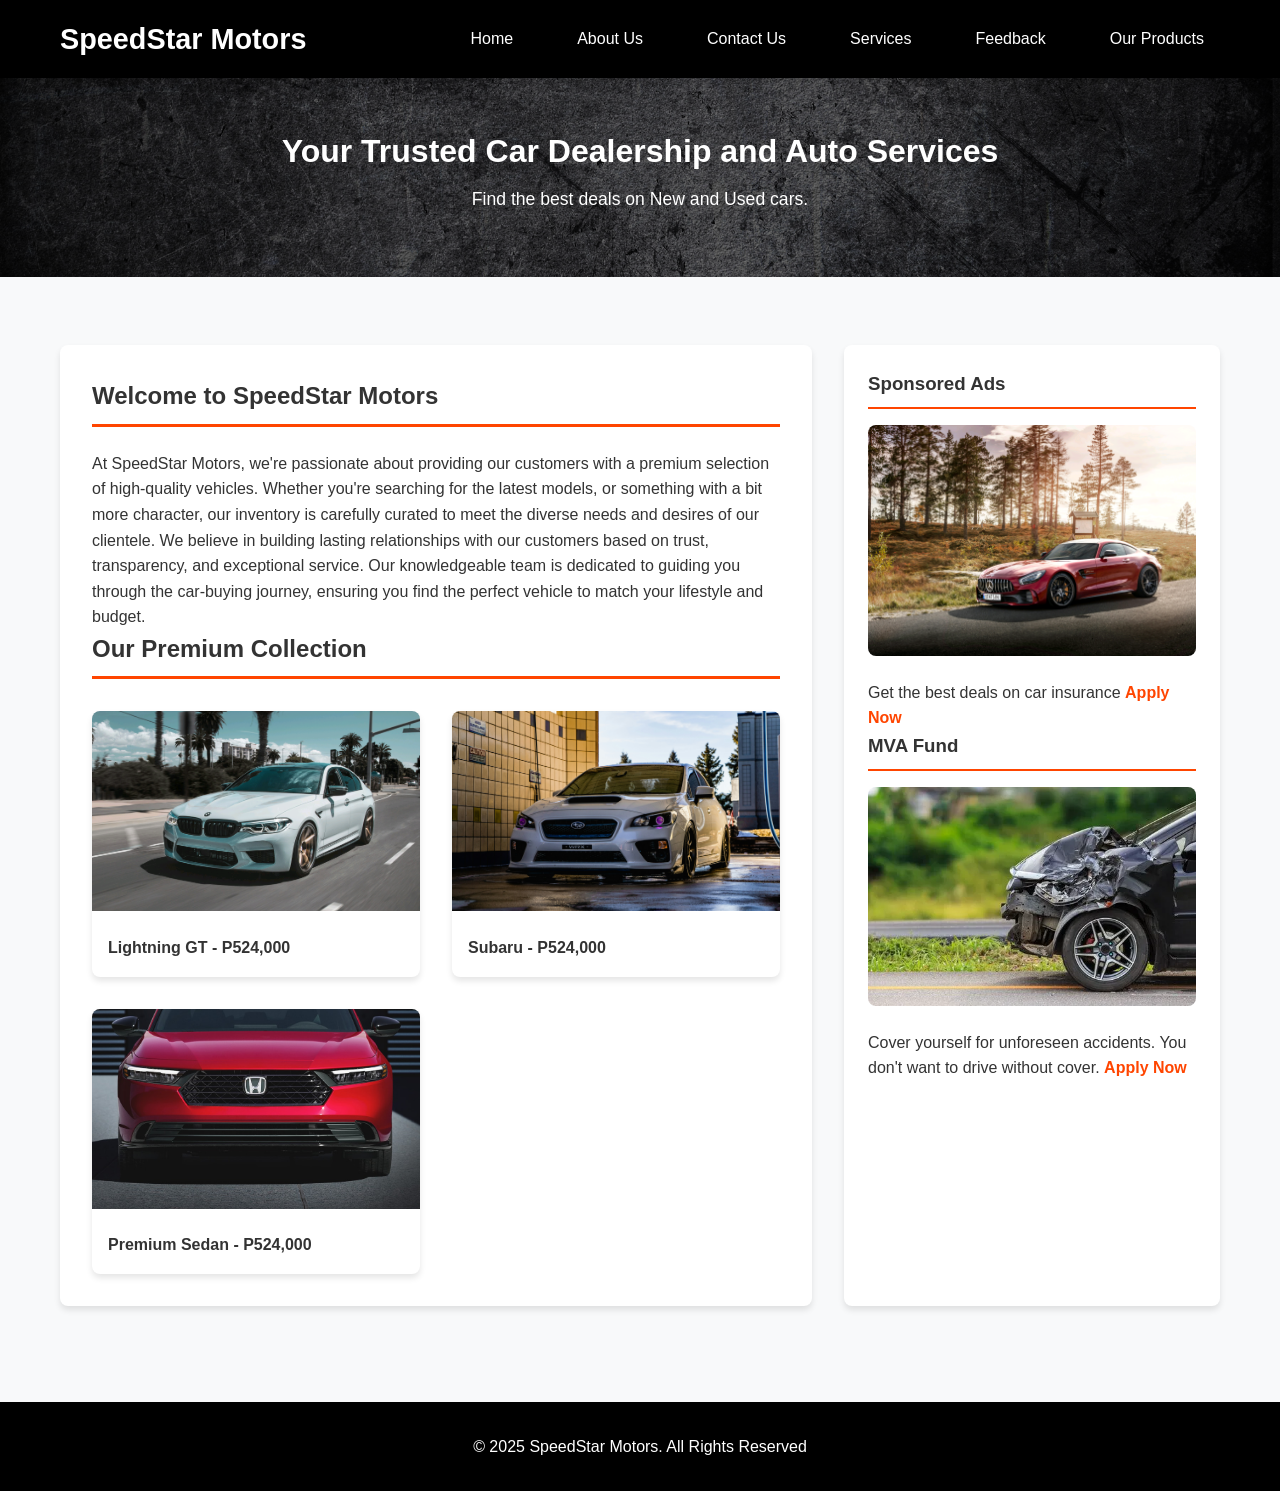
<file: index.html>
<!DOCTYPE html>
<html lang="en">
    <head>
        <meta charset="UTF-8">
        <meta name="viewport" content="width=device-width, initial-scale=1.0">
        <title>SpeedStar Motors | Home</title>
        <link rel="stylesheet" href="style.css">
        <link rel="stylesheet" href="https://cdnjs.cloudflare.com/ajax/libs/font-awesome/5.15.3/css/all.min.css">
    </head>
    <body>
        <header>
            <div class="container header-container">
                <div class="logo">
                    <h1>SpeedStar Motors</h1>
                </div>
                <nav>
                    <ul>
                        <li><a href="index.html">Home</a></li>
                        <li><a href="aboutus.html">About Us</a></li>
                        <li><a href="contact.html">Contact Us</a></li>
                        <li><a href="services.html">Services</a></li>
                        <li><a href="feedback.html">Feedback</a></li>
                        <li><a href="products.html">Our Products</a></li>
                    </ul>
                </nav>
            </div>
        </header>

        <section class="hero">
            <div class="container hero-content">
                <h3>Your Trusted Car Dealership and Auto Services</h3>
                <p>Find the best deals on New and Used cars.</p>
            </div>
        </section>

        <main class="container">
            <div class="index-container2">
                <div class="index-main-content">
                    <h2>Welcome to SpeedStar Motors</h2>
                    <p>At SpeedStar Motors, we're passionate about providing our customers with a premium selection of high-quality vehicles. Whether you're searching for the latest models, or something with a bit more character, our inventory is carefully curated to meet the diverse needs and desires of our clientele. We believe in building lasting relationships with our customers based on trust, transparency, and exceptional service. Our knowledgeable team is dedicated to guiding you through the car-buying journey, ensuring you find the perfect vehicle to match your lifestyle and budget.</p>
                    
                    <h2>Our Premium Collection</h2>
                    <div class="car-grid">
                        <div class="car-card">
                            <img src="images/lightning%20gt.jpg" alt="Lightning GT" class="car-image">
                            <p class="car-label">Lightning GT - P524,000</p>
                        </div>
                        <div class="car-card">
                            <img src="images/subaru.jpg" alt="Subaru" class="car-image">
                            <p class="car-label">Subaru - P524,000</p>
                        </div>
                        <div class="car-card">
                            <img src="images/sedan.jpg" alt="Premium Sedan" class="car-image">
                            <p class="car-label">Premium Sedan - P524,000</p>
                        </div>
                    </div>
                </div>

                <aside class="sidebar">
                    <h3>Sponsored Ads</h3>
                    <img src="images/titan.jpg" alt="Car Insurance Ad">
                    <p>Get the best deals on car insurance <a href="#">Apply Now</a></p>
                    
                    <h3>MVA Fund</h3>
                    <img src="images/accident.webp" alt="MVA Fund Ad">
                    <p>Cover yourself for unforeseen accidents. You don't want to drive without cover. <a href="#">Apply Now</a></p>
                </aside>
            </div>
        </main>

        <footer>
            <div class="container footer-content">
                <p>&copy; 2025 SpeedStar Motors. All Rights Reserved</p>
            </div>
        </footer>
    </body>
</html>
</file>
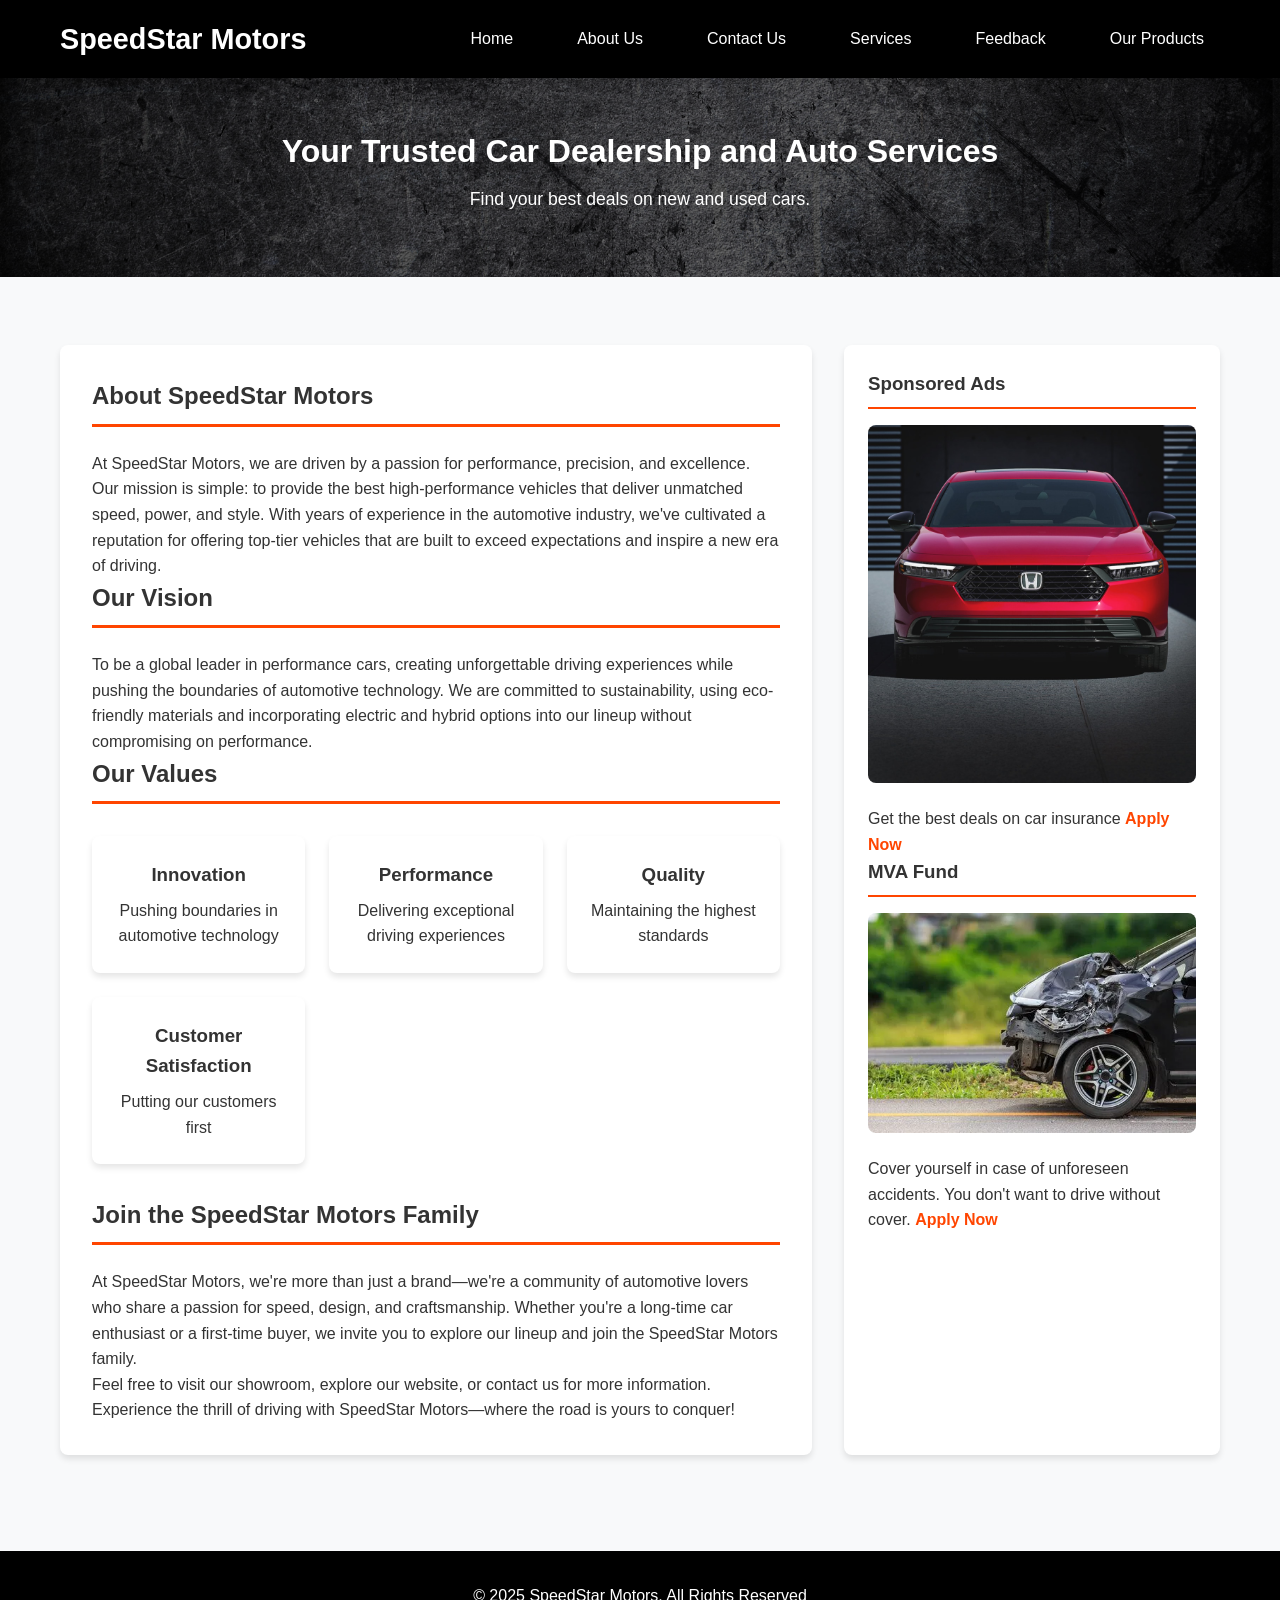
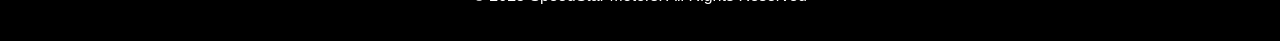
<file: aboutus.html>
<!DOCTYPE html>
<html lang="en">
    <head>
        <meta charset="UTF-8">
        <meta name="viewport" content="width=device-width, initial-scale=1.0">
        <title>SpeedStar Motors | About Us</title>
        <link rel="stylesheet" href="style.css">
    </head>
    <body>
        <header>
            <div class="container header-container">
                <div class="logo">
                    <h1>SpeedStar Motors</h1>
                </div>
                <nav>
                    <ul>
                        <li><a href="index.html">Home</a></li>
                        <li><a href="aboutus.html">About Us</a></li>
                        <li><a href="contact.html">Contact Us</a></li>
                        <li><a href="services.html">Services</a></li>
                        <li><a href="feedback.html">Feedback</a></li>
                        <li><a href="products.html">Our Products</a></li>
                    </ul>
                </nav>
            </div>
        </header>

        <section class="hero">
            <div class="container hero-content">
                <h3>Your Trusted Car Dealership and Auto Services</h3>
                <p>Find your best deals on new and used cars.</p>
            </div>
        </section>

        <main class="container">
            <div class="index-container2">
                <div class="index-main-content">
                    <h2>About SpeedStar Motors</h2>
                    <p>At SpeedStar Motors, we are driven by a passion for performance, precision, and excellence. Our mission is simple: to provide the best high-performance vehicles that deliver unmatched speed, power, and style. With years of experience in the automotive industry, we've cultivated a reputation for offering top-tier vehicles that are built to exceed expectations and inspire a new era of driving.</p>

                    <div class="about-section">
                        <h2>Our Vision</h2>
                        <p>To be a global leader in performance cars, creating unforgettable driving experiences while pushing the boundaries of automotive technology. We are committed to sustainability, using eco-friendly materials and incorporating electric and hybrid options into our lineup without compromising on performance.</p>
                    </div>

                    <div class="about-section">
                        <h2>Our Values</h2>
                        <div class="values-grid">
                            <div class="value-card">
                                <i class="fas fa-lightbulb"></i>
                                <h3>Innovation</h3>
                                <p>Pushing boundaries in automotive technology</p>
                            </div>
                            <div class="value-card">
                                <i class="fas fa-tachometer-alt"></i>
                                <h3>Performance</h3>
                                <p>Delivering exceptional driving experiences</p>
                            </div>
                            <div class="value-card">
                                <i class="fas fa-medal"></i>
                                <h3>Quality</h3>
                                <p>Maintaining the highest standards</p>
                            </div>
                            <div class="value-card">
                                <i class="fas fa-heart"></i>
                                <h3>Customer Satisfaction</h3>
                                <p>Putting our customers first</p>
                            </div>
                        </div>
                    </div>

                    <div class="about-section">
                        <h2>Join the SpeedStar Motors Family</h2>
                        <p>At SpeedStar Motors, we're more than just a brand&mdash;we're a community of automotive lovers who share a passion for speed, design, and craftsmanship. Whether you're a long-time car enthusiast or a first-time buyer, we invite you to explore our lineup and join the SpeedStar Motors family.</p>
                        <p>Feel free to visit our showroom, explore our website, or contact us for more information. Experience the thrill of driving with SpeedStar Motors&mdash;where the road is yours to conquer!</p>
                    </div>
                </div>

                <aside class="sidebar">
                    <h3>Sponsored Ads</h3>
                    <img src="images/sedan.jpg" alt="Car Insurance Ad">
                    <p>Get the best deals on car insurance <a href="#">Apply Now</a></p>
                    
                    <h3>MVA Fund</h3>
                    <img src="images/accident.webp" alt="MVA Fund Ad">
                    <p>Cover yourself in case of unforeseen accidents. You don't want to drive without cover. <a href="#">Apply Now</a></p>
                </aside>
            </div>
        </main>

        <footer>
            <div class="container footer-content">
                <p>&copy; 2025 SpeedStar Motors. All Rights Reserved</p>
            </div>
        </footer>
    </body>
</html>
</file>
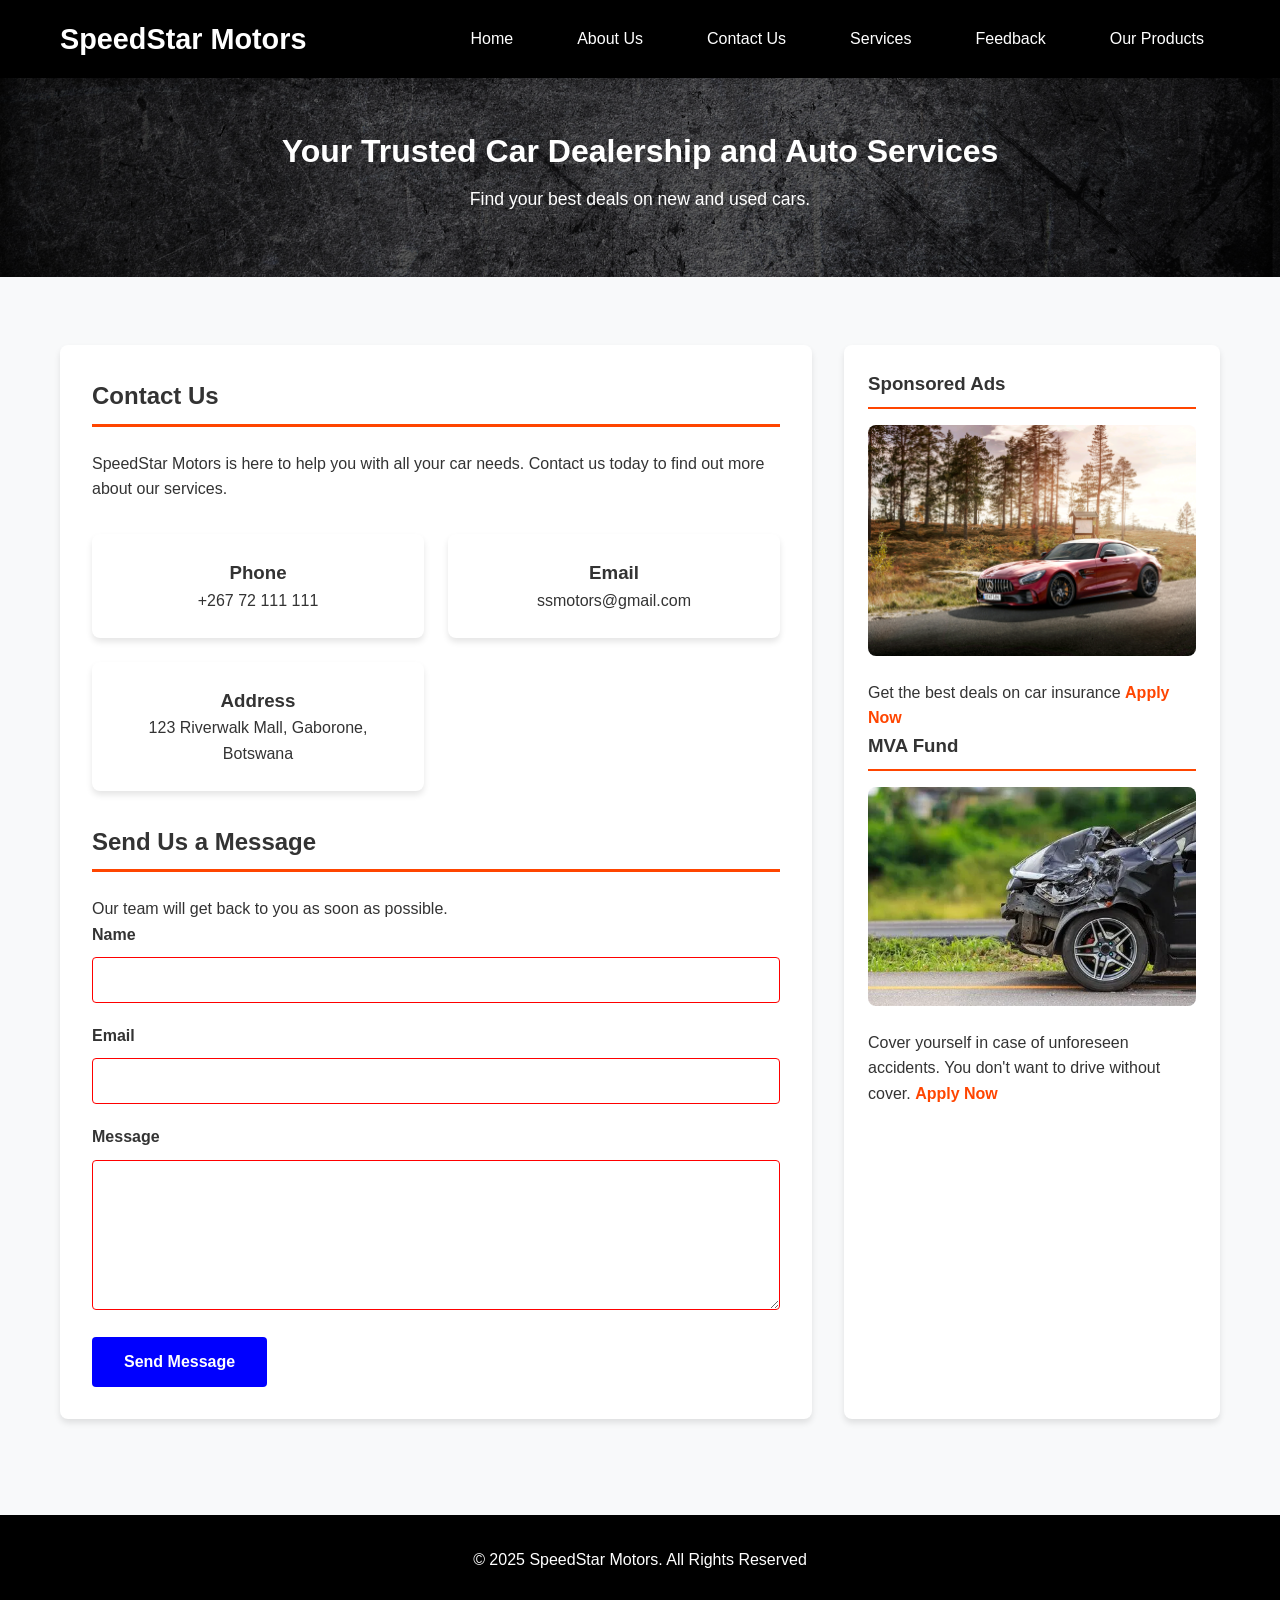
<file: contact.html>
<!DOCTYPE html>
<html lang="en">
    <head>
        <meta charset="UTF-8">
        <meta name="viewport" content="width=device-width, initial-scale=1.0">
        <title>SpeedStar Motors | Contact Us</title>
        <link rel="stylesheet" href="style.css">
    </head>
    <body>
        <header>
            <div class="container header-container">
                <div class="logo">
                    <h1>SpeedStar Motors</h1>
                </div>
                <nav>
                    <ul>
                        <li><a href="index.html">Home</a></li>
                        <li><a href="aboutus.html">About Us</a></li>
                        <li><a href="contact.html">Contact Us</a></li>
                        <li><a href="services.html">Services</a></li>
                        <li><a href="feedback.html">Feedback</a></li>
                        <li><a href="products.html">Our Products</a></li>
                    </ul>
                </nav>
            </div>
        </header>
        
        <section class="hero">
            <div class="container hero-content">
                <h3>Your Trusted Car Dealership and Auto Services</h3>
                <p>Find your best deals on new and used cars.</p>
            </div>
        </section>

        <main class="container">
            <div class="index-container2">
                <div class="index-main-content">
                    <h2>Contact Us</h2>
                    <p>SpeedStar Motors is here to help you with all your car needs. Contact us today to find out more about our services.</p>

                    <div class="contact-info">
                        <div class="contact-card">
                            <i class="fas fa-phone"></i>
                            <h3>Phone</h3>
                            <p>+267 72 111 111</p>
                        </div>
                        <div class="contact-card">
                            <i class="fas fa-envelope"></i>
                            <h3>Email</h3>
                            <p>ssmotors@gmail.com</p>
                        </div>
                        <div class="contact-card">
                            <i class="fas fa-map-marker-alt"></i>
                            <h3>Address</h3>
                            <p>123 Riverwalk Mall, Gaborone, Botswana</p>
                        </div>
                    </div>
                   
                    <div class="contact-form">
                        <h2>Send Us a Message</h2>
                        <p>Our team will get back to you as soon as possible.</p>
                        <form>
                            <div class="form-group">
                                <label for="name">Name</label>
                                <input type="text" id="name" name="name" required>
                            </div>
                            <div class="form-group">
                                <label for="email">Email</label>
                                <input type="email" id="email" name="email" required>
                            </div>
                            <div class="form-group">
                                <label for="message">Message</label>
                                <textarea id="message" name="message" required></textarea>
                            </div>
                            <button type="submit" class="submit-btn">Send Message</button>
                        </form>
                    </div>
                </div>

                <aside class="sidebar">
                    <h3>Sponsored Ads</h3>
                    <img src="images/titan.jpg" alt="Car Insurance Ad">
                    <p>Get the best deals on car insurance <a href="#">Apply Now</a></p>
                    
                    <h3>MVA Fund</h3>
                    <img src="images/accident.webp" alt="MVA Fund Ad">
                    <p>Cover yourself in case of unforeseen accidents. You don't want to drive without cover. <a href="#">Apply Now</a></p>
                </aside>
            </div>
        </main>
        
        <footer>
            <div class="container footer-content">
                <p>&copy; 2025 SpeedStar Motors. All Rights Reserved</p>
            </div>
        </footer>
    </body>
</html>
</file>
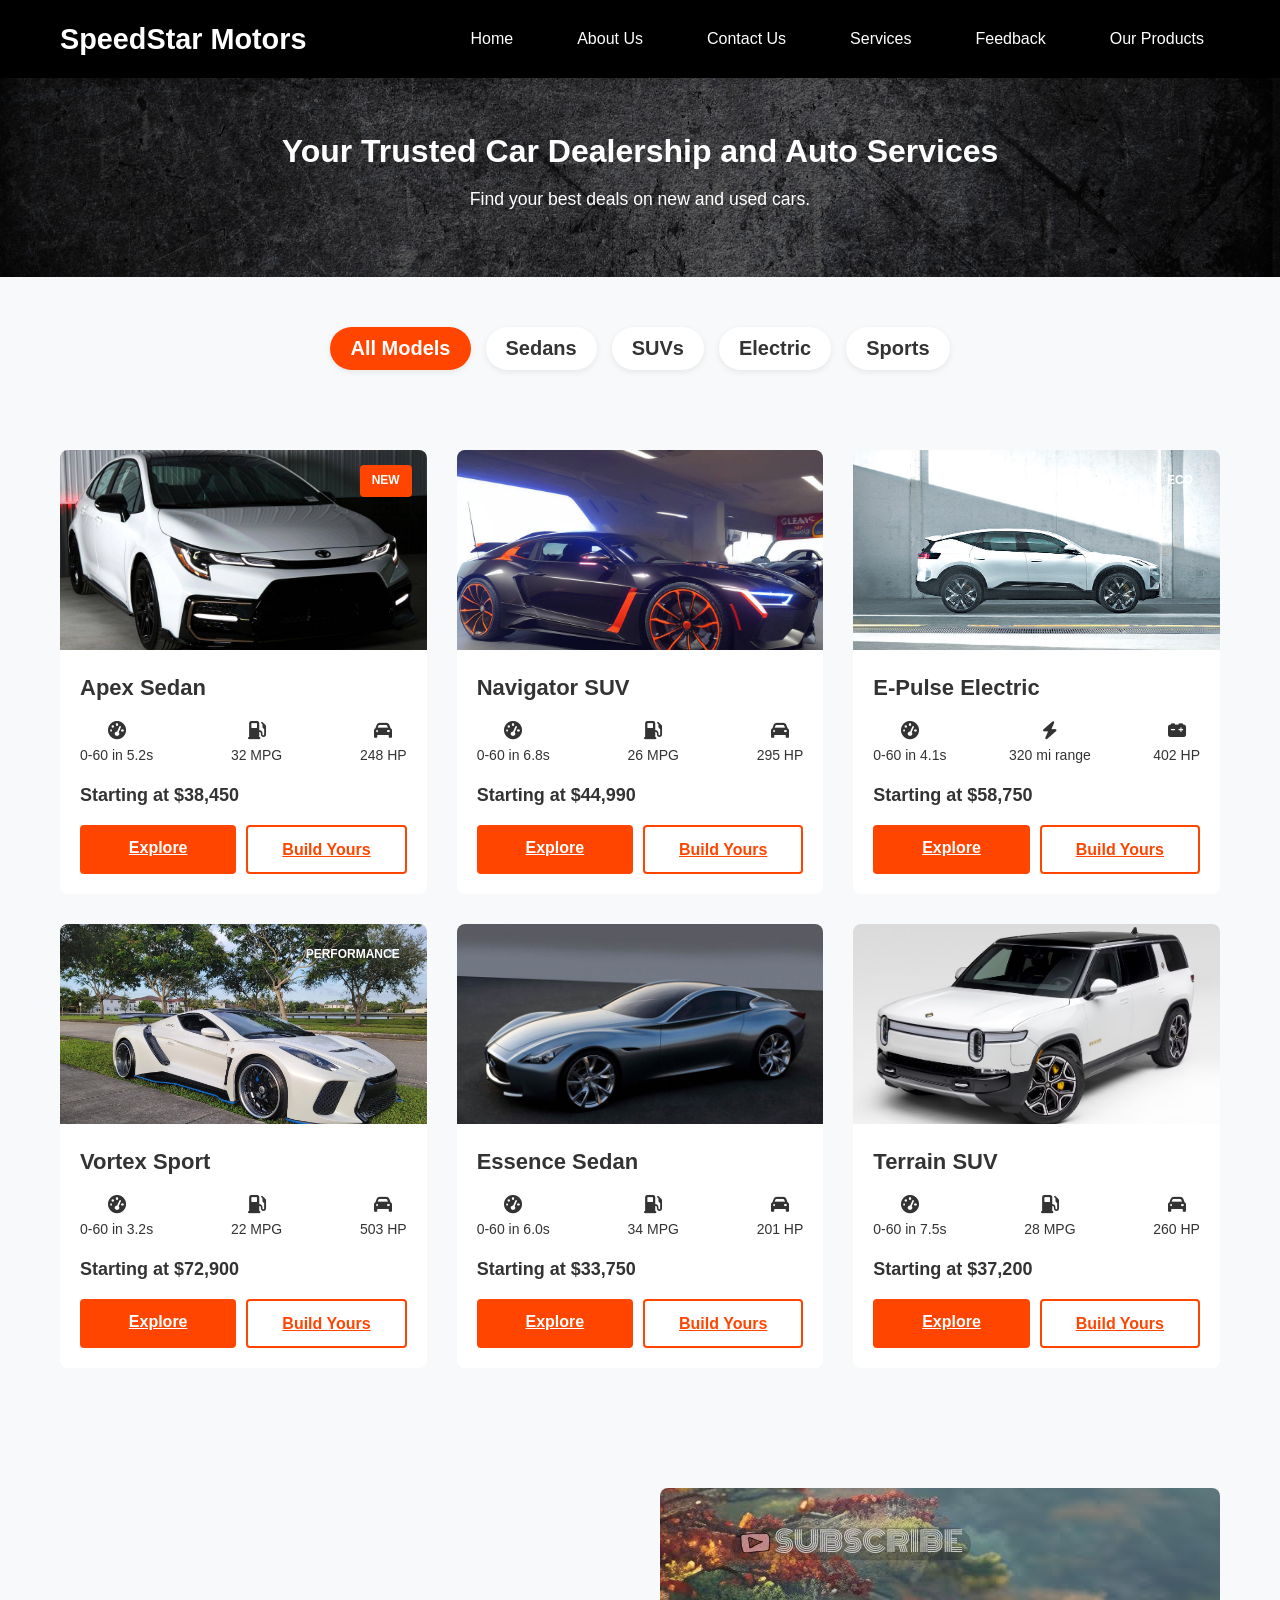
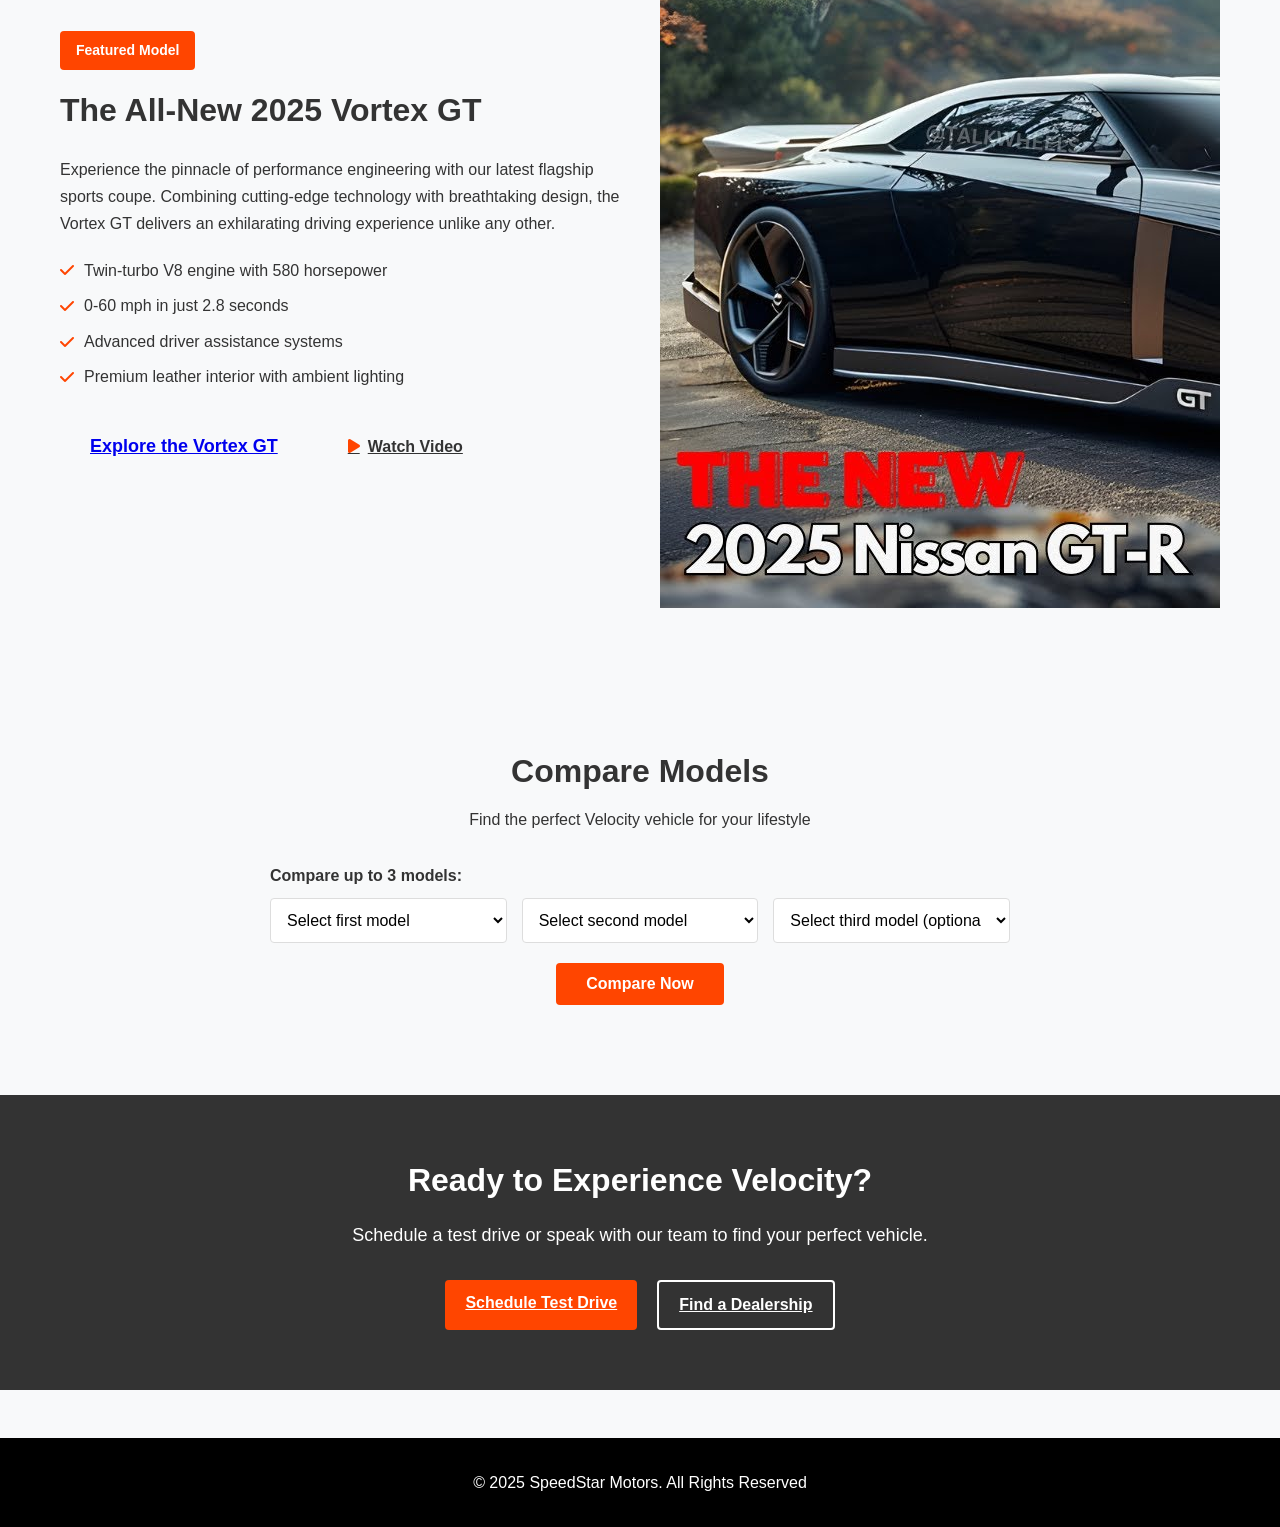
<file: products.html>
<!DOCTYPE html>
<html lang="en">
<head>
    <meta charset="UTF-8">
    <meta name="viewport" content="width=device-width, initial-scale=1.0">
    <title>Velocity Motors | Our Vehicles</title>
    <link rel="stylesheet" href="style.css">
    <link rel="stylesheet" href="https://cdnjs.cloudflare.com/ajax/libs/font-awesome/6.0.0-beta3/css/all.min.css">
</head>
<body>
    <header>
        <div class="container header-container">
            <div class="logo">
                <h1>SpeedStar Motors</h1>
            </div>
            <nav>
                <ul>
                    <li><a href="index.html">Home</a></li>
                    <li><a href="aboutus.html">About Us</a></li>
                    <li><a href="contact.html">Contact Us</a></li>
                    <li><a href="services.html">Services</a></li>
                    <li><a href="feedback.html">Feedback</a></li>
                    <li><a href="products.html">Our Products</a></li>
                </ul>
            </nav>
        </div>
    </header>
   
    <section class="hero">
        <div class="container hero-content">
            <h3>Your Trusted Car Dealership and Auto Services</h3>
            <p>Find your best deals on new and used cars.</p>
        </div>
    </section>

    <section class="category-filter">
        <div class="container">
            <div class="filter-buttons">
                <button class="filter-btn active" data-filter="all">All Models</button>
                <button class="filter-btn" data-filter="sedan">Sedans</button>
                <button class="filter-btn" data-filter="suv">SUVs</button>
                <button class="filter-btn" data-filter="electric">Electric</button>
                <button class="filter-btn" data-filter="sport">Sports</button>
            </div>
        </div>
    </section>

    <section class="vehicles">
        <div class="container">
            <div class="vehicle-grid">
                <!-- Sedan 1 -->
                <div class="vehicle-card" data-category="sedan">
                    <div class="vehicle-image">
                        <img src="images/native.jpg" alt="Velocity Apex Sedan">
                        <div class="vehicle-badge">New</div>
                    </div>
                    <div class="vehicle-info">
                        <h3>Apex Sedan</h3>
                        <div class="vehicle-specs">
                            <div class="spec">
                                <i class="fas fa-tachometer-alt"></i>
                                <span>0-60 in 5.2s</span>
                            </div>
                            <div class="spec">
                                <i class="fas fa-gas-pump"></i>
                                <span>32 MPG</span>
                            </div>
                            <div class="spec">
                                <i class="fas fa-car"></i>
                                <span>248 HP</span>
                            </div>
                        </div>
                        <p class="price">Starting at $38,450</p>
                        <div class="vehicle-actions">
                            <a href="#" class="btn btn-primary">Explore</a>
                            <a href="#" class="btn btn-secondary">Build Yours</a>
                        </div>
                    </div>
                </div>

                <!-- SUV 1 -->
                <div class="vehicle-card" data-category="suv">
                    <div class="vehicle-image">
                        <img src="images/velocity.jpg" alt="Velocity Navigator SUV">
                    </div>
                    <div class="vehicle-info">
                        <h3>Navigator SUV</h3>
                        <div class="vehicle-specs">
                            <div class="spec">
                                <i class="fas fa-tachometer-alt"></i>
                                <span>0-60 in 6.8s</span>
                            </div>
                            <div class="spec">
                                <i class="fas fa-gas-pump"></i>
                                <span>26 MPG</span>
                            </div>
                            <div class="spec">
                                <i class="fas fa-car"></i>
                                <span>295 HP</span>
                            </div>
                        </div>
                        <p class="price">Starting at $44,990</p>
                        <div class="vehicle-actions">
                            <a href="#" class="btn btn-primary">Explore</a>
                            <a href="#" class="btn btn-secondary">Build Yours</a>
                        </div>
                    </div>
                </div>

                <!-- Electric 1 -->
                <div class="vehicle-card" data-category="electric">
                    <div class="vehicle-image">
                        <img src="images/e_pulse.jpg" alt="Velocity E-Pulse Electric">
                        <div class="vehicle-badge eco">Eco</div>
                    </div>
                    <div class="vehicle-info">
                        <h3>E-Pulse Electric</h3>
                        <div class="vehicle-specs">
                            <div class="spec">
                                <i class="fas fa-tachometer-alt"></i>
                                <span>0-60 in 4.1s</span>
                            </div>
                            <div class="spec">
                                <i class="fas fa-bolt"></i>
                                <span>320 mi range</span>
                            </div>
                            <div class="spec">
                                <i class="fas fa-car-battery"></i>
                                <span>402 HP</span>
                            </div>
                        </div>
                        <p class="price">Starting at $58,750</p>
                        <div class="vehicle-actions">
                            <a href="#" class="btn btn-primary">Explore</a>
                            <a href="#" class="btn btn-secondary">Build Yours</a>
                        </div>
                    </div>
                </div>

                <!-- Sport 1 -->
                <div class="vehicle-card" data-category="sport">
                    <div class="vehicle-image">
                        <img src="images/sport.jpeg" alt="Velocity Vortex Sport">
                        <div class="vehicle-badge performance">Performance</div>
                    </div>
                    <div class="vehicle-info">
                        <h3>Vortex Sport</h3>
                        <div class="vehicle-specs">
                            <div class="spec">
                                <i class="fas fa-tachometer-alt"></i>
                                <span>0-60 in 3.2s</span>
                            </div>
                            <div class="spec">
                                <i class="fas fa-gas-pump"></i>
                                <span>22 MPG</span>
                            </div>
                            <div class="spec">
                                <i class="fas fa-car"></i>
                                <span>503 HP</span>
                            </div>
                        </div>
                        <p class="price">Starting at $72,900</p>
                        <div class="vehicle-actions">
                            <a href="#" class="btn btn-primary">Explore</a>
                            <a href="#" class="btn btn-secondary">Build Yours</a>
                        </div>
                    </div>
                </div>

                <!-- Sedan 2 -->
                <div class="vehicle-card" data-category="sedan">
                    <div class="vehicle-image">
                        <img src="images/essence.jpg" alt="Velocity Essence Sedan">
                    </div>
                    <div class="vehicle-info">
                        <h3>Essence Sedan</h3>
                        <div class="vehicle-specs">
                            <div class="spec">
                                <i class="fas fa-tachometer-alt"></i>
                                <span>0-60 in 6.0s</span>
                            </div>
                            <div class="spec">
                                <i class="fas fa-gas-pump"></i>
                                <span>34 MPG</span>
                            </div>
                            <div class="spec">
                                <i class="fas fa-car"></i>
                                <span>201 HP</span>
                            </div>
                        </div>
                        <p class="price">Starting at $33,750</p>
                        <div class="vehicle-actions">
                            <a href="#" class="btn btn-primary">Explore</a>
                            <a href="#" class="btn btn-secondary">Build Yours</a>
                        </div>
                    </div>
                </div>

                <!-- SUV 2 -->
                <div class="vehicle-card" data-category="suv">
                    <div class="vehicle-image">
                        <img src="images/terrain.avif" alt="Velocity Terrain SUV">
                    </div>
                    <div class="vehicle-info">
                        <h3>Terrain SUV</h3>
                        <div class="vehicle-specs">
                            <div class="spec">
                                <i class="fas fa-tachometer-alt"></i>
                                <span>0-60 in 7.5s</span>
                            </div>
                            <div class="spec">
                                <i class="fas fa-gas-pump"></i>
                                <span>28 MPG</span>
                            </div>
                            <div class="spec">
                                <i class="fas fa-car"></i>
                                <span>260 HP</span>
                            </div>
                        </div>
                        <p class="price">Starting at $37,200</p>
                        <div class="vehicle-actions">
                            <a href="#" class="btn btn-primary">Explore</a>
                            <a href="#" class="btn btn-secondary">Build Yours</a>
                        </div>
                    </div>
                </div>
            </div>
        </div>
    </section>

    <section class="featured-vehicle">
        <div class="container">
            <div class="featured-content">
                <div class="featured-info">
                    <div class="featured-badge">Featured Model</div>
                    <h2>The All-New 2025 Vortex GT</h2>
                    <p>Experience the pinnacle of performance engineering with our latest flagship sports coupe. Combining cutting-edge technology with breathtaking design, the Vortex GT delivers an exhilarating driving experience unlike any other.</p>
                    <ul class="featured-highlights">
                        <li><i class="fas fa-check"></i> Twin-turbo V8 engine with 580 horsepower</li>
                        <li><i class="fas fa-check"></i> 0-60 mph in just 2.8 seconds</li>
                        <li><i class="fas fa-check"></i> Advanced driver assistance systems</li>
                        <li><i class="fas fa-check"></i> Premium leather interior with ambient lighting</li>
                    </ul>
                    <div class="featured-actions">
                        <a href="#" class="btn btn-large">Explore the Vortex GT</a>
                        <a href="#" class="btn btn-video"><i class="fas fa-play"></i> Watch Video</a>
                    </div>
                </div>
                <div class="featured-image">
                    <img src="images/new_vortex.jpg" alt="2025 Vortex GT">
                </div>
            </div>
        </div>
    </section>

    <section class="comparison-tool">
        <div class="container">
            <h2>Compare Models</h2>
            <p>Find the perfect Velocity vehicle for your lifestyle</p>
            <div class="comparison-form">
                <div class="form-group">
                    <label>Compare up to 3 models:</label>
                    <div class="comparison-selects">
                        <select>
                            <option>Select first model</option>
                            <option>Apex Sedan</option>
                            <option>Navigator SUV</option>
                            <option>E-Pulse Electric</option>
                            <option>Vortex Sport</option>
                            <option>Essence Sedan</option>
                            <option>Terrain SUV</option>
                        </select>
                        <select>
                            <option>Select second model</option>
                            <option>Apex Sedan</option>
                            <option>Navigator SUV</option>
                            <option>E-Pulse Electric</option>
                            <option>Vortex Sport</option>
                            <option>Essence Sedan</option>
                            <option>Terrain SUV</option>
                        </select>
                        <select>
                            <option>Select third model (optional)</option>
                            <option>Apex Sedan</option>
                            <option>Navigator SUV</option>
                            <option>E-Pulse Electric</option>
                            <option>Vortex Sport</option>
                            <option>Essence Sedan</option>
                            <option>Terrain SUV</option>
                        </select>
                    </div>
                </div>
                <button class="btn btn-primary">Compare Now</button>
            </div>
        </div>
    </section>

    <section class="cta-section">
        <div class="container">
            <div class="cta-content">
                <h2>Ready to Experience Velocity?</h2>
                <p>Schedule a test drive or speak with our team to find your perfect vehicle.</p>
                <div class="cta-buttons">
                    <a href="#" class="btn btn-primary">Schedule Test Drive</a>
                    <a href="#" class="btn btn-secondary">Find a Dealership</a>
                </div>
            </div>
        </div>
    </section>

    <footer>
        <div class="container footer-content">
            <p>&copy; 2025 SpeedStar Motors. All Rights Reserved</p>
        </div>
    </footer>
</body>
</html>
</file>
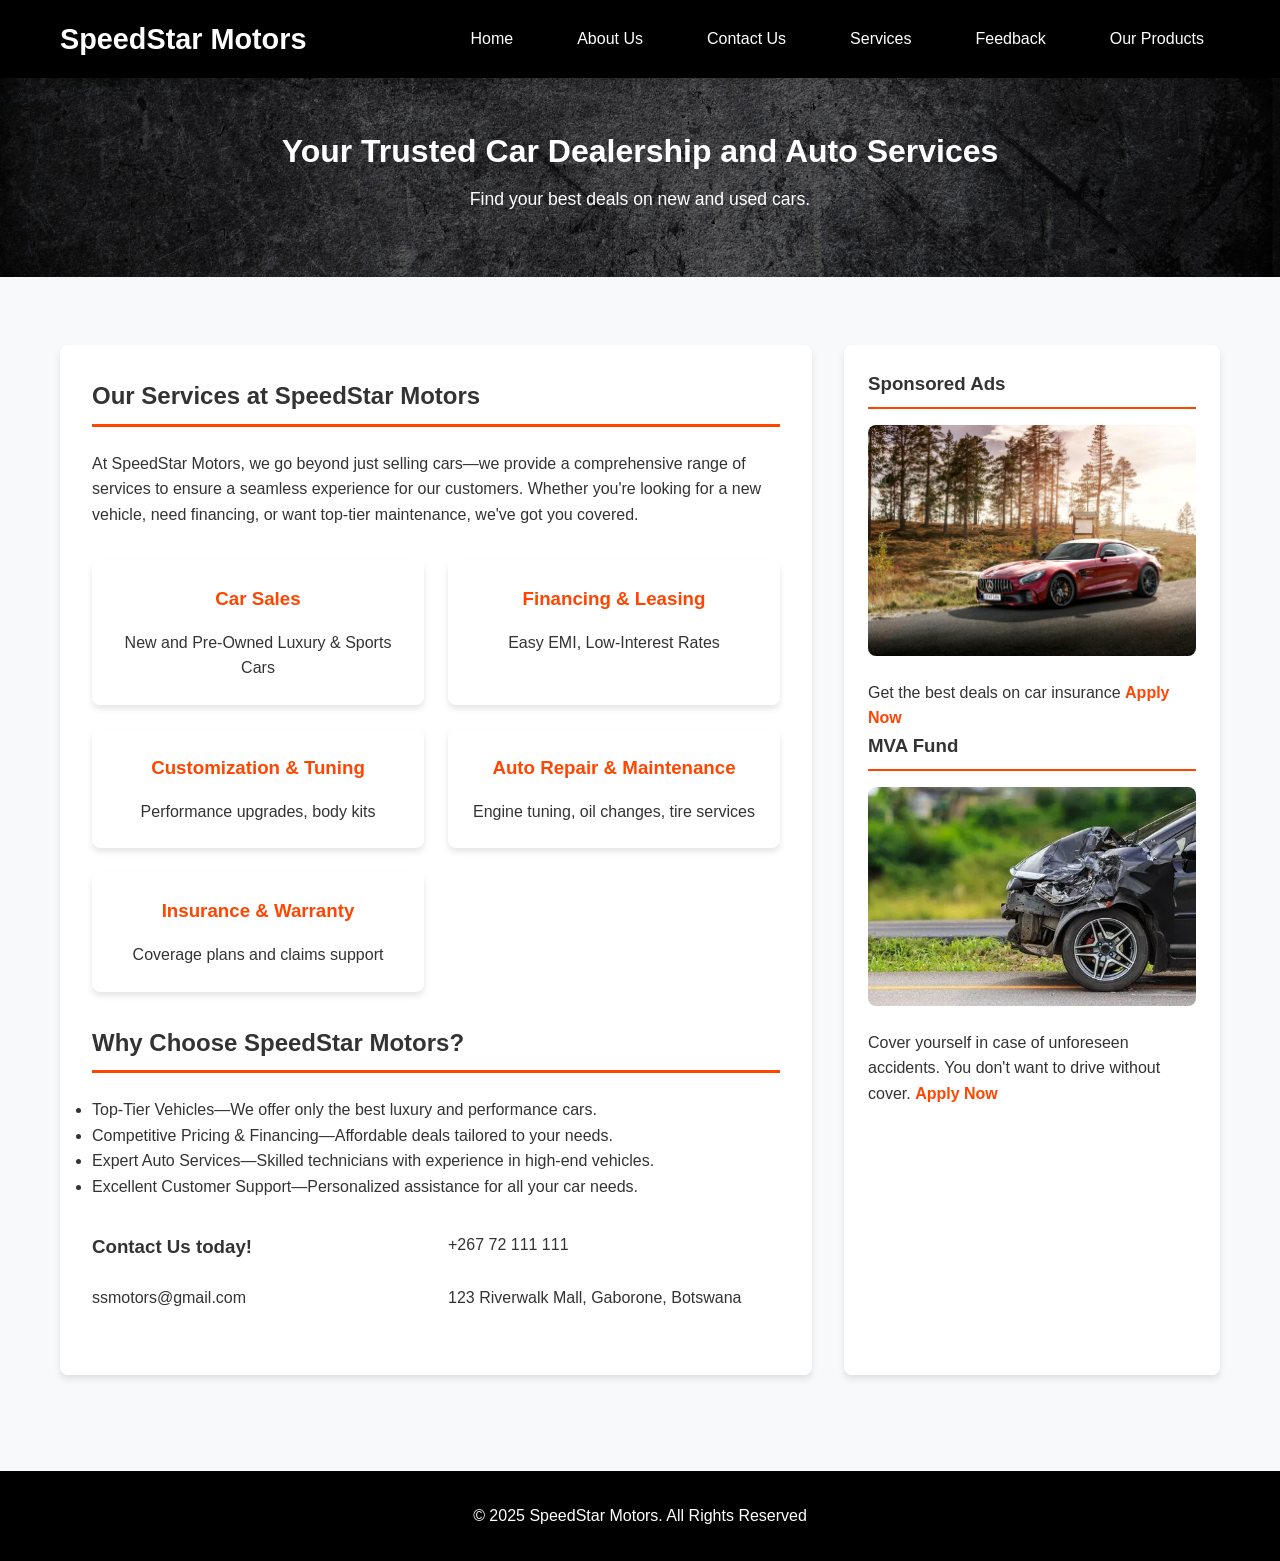
<file: services.html>
<!DOCTYPE html>
<html lang="en">
    <head>
        <meta charset="UTF-8">
        <meta name="viewport" content="width=device-width, initial-scale=1.0">
        <title>SpeedStar Motors | Services</title>
        <link rel="stylesheet" href="style.css">
        <meta name="description" content="SpeedStar Motors offers a range of services including car sales, financing, customization, and maintenance.">
        <meta name="keywords" content="car sales, auto services, financing, car customization, auto repair, insurance">
    </head>
    <body>
        <header>
            <div class="container header-container">
                <div class="logo">
                    <h1>SpeedStar Motors</h1>
                </div>
                <nav>
                    <ul>
                        <li><a href="index.html">Home</a></li>
                        <li><a href="aboutus.html">About Us</a></li>
                        <li><a href="contact.html">Contact Us</a></li>
                        <li><a href="services.html">Services</a></li>
                        <li><a href="feedback.html">Feedback</a></li>
                        <li><a href="products.html">Our Products</a></li>
                    </ul>
                </nav>
            </div>
        </header>
       
        <section class="hero">
            <div class="container hero-content">
                <h3>Your Trusted Car Dealership and Auto Services</h3>
                <p>Find your best deals on new and used cars.</p>
            </div>
        </section>

        <main class="container">
            <div class="index-container2">
                <div class="index-main-content">
                    <h2>Our Services at SpeedStar Motors</h2>
                    <p>At SpeedStar Motors, we go beyond just selling cars&mdash;we provide a comprehensive range of services to ensure a seamless experience for our customers. Whether you're looking for a new vehicle, need financing, or want top-tier maintenance, we've got you covered.</p>
                    
                    <div class="services-grid">
                        <div class="service-card">
                            <h3>Car Sales</h3>
                            <p>New and Pre-Owned Luxury & Sports Cars</p>
                        </div>
                        <div class="service-card">
                            <h3>Financing & Leasing</h3>
                            <p>Easy EMI, Low-Interest Rates</p>
                        </div>
                        <div class="service-card">
                            <h3>Customization & Tuning</h3>
                            <p>Performance upgrades, body kits</p>
                        </div>
                        <div class="service-card">
                            <h3>Auto Repair & Maintenance</h3>
                            <p>Engine tuning, oil changes, tire services</p>
                        </div>
                        <div class="service-card">
                            <h3>Insurance & Warranty</h3>
                            <p>Coverage plans and claims support</p>
                        </div>
                    </div>

                    <h2>Why Choose SpeedStar Motors?</h2>
                    <ul class="benefits-list">
                        <li>Top-Tier Vehicles&mdash;We offer only the best luxury and performance cars.</li>
                        <li>Competitive Pricing & Financing&mdash;Affordable deals tailored to your needs.</li>
                        <li>Expert Auto Services&mdash;Skilled technicians with experience in high-end vehicles.</li>
                        <li>Excellent Customer Support&mdash;Personalized assistance for all your car needs.</li>
                    </ul>

                    <div class="contact-info">
                        <h3>Contact Us today!</h3>
                        <p><i class="fas fa-phone"></i> +267 72 111 111</p>
                        <p><i class="fas fa-envelope"></i> ssmotors@gmail.com</p>
                        <p><i class="fas fa-map-marker-alt"></i> 123 Riverwalk Mall, Gaborone, Botswana</p>
                    </div>
                </div>

                <aside class="sidebar">
                    <h3>Sponsored Ads</h3>
                    <img src="images/titan.jpg" alt="Car Insurance Ad">
                    <p>Get the best deals on car insurance <a href="#">Apply Now</a></p>
                    
                    <h3>MVA Fund</h3>
                    <img src="images/accident.webp" alt="MVA Fund Ad">
                    <p>Cover yourself in case of unforeseen accidents. You don't want to drive without cover. <a href="#">Apply Now</a></p>
                </aside>
            </div>
        </main>

        <footer>
            <div class="container footer-content">
                <p>&copy; 2025 SpeedStar Motors. All Rights Reserved</p>
            </div>
        </footer>
    </body>
</html>
</file>
<file: style.css>
:root {
    --primary-color: #ff4500;
    --secondary-color: #333;
    --background-color: #f8f9fa;
    --text-color: #333;
    --white: #ffffff;
    --black: #000000;
    --gray-light: #e0e0e0;
    --shadow: 0 4px 6px rgba(0, 0, 0, 0.1);
    --transition: all 0.3s ease;
}

* {
    margin: 0;
    padding: 0;
    box-sizing: border-box;
}

body {
    background-color: var(--background-color);
    color: var(--text-color);
    font-family: 'Segoe UI', Arial, sans-serif;
    line-height: 1.6;
}

.container {
    width: 100%;
    max-width: 1200px;
    margin: 0 auto;
    padding: 0 20px;
}

/* Header Styles */
header {
    position: sticky;
    top: 0;
    background: var(--black);
    color: var(--white);
    padding: 1rem 0;
    box-shadow: var(--shadow);
    z-index: 1000;
}

.header-container {
    display: flex;
    justify-content: space-between;
    align-items: center;
}

.logo h1 {
    margin: 0;
    font-size: 1.8rem;
    font-weight: 700;
}

nav ul {
    display: flex;
    list-style: none;
    gap: 2rem;
}

nav ul li a {
    color: var(--white);
    text-decoration: none;
    font-weight: 500;
    transition: var(--transition);
    padding: 0.5rem 1rem;
    border-radius: 4px;
}

nav ul li a:hover {
    background-color: var(--primary-color);
    color: var(--white);
}

/* Hero Section */
.hero {
    background-image: linear-gradient(rgba(0, 0, 0, 0.5), rgba(0, 0, 0, 0.5)), url(images/background.jpg);
    background-size: cover;
    background-position: center;
    padding: 3rem 0;
    text-align: center;
    color: var(--white);
    margin-bottom: 20px;
}

.hero-content {
    max-width: 800px;   
    margin: 0 auto;
}

.hero h3 {
    font-size: 2rem;
    margin-bottom: 0.5rem;
    font-weight: 700;
}

.hero p {
    font-size: 1.1rem;
    margin-bottom: 1rem;
}

/* Main Content */
.index-container2 {
    display: grid;
    grid-template-columns: 2fr 1fr;
    gap: 2rem;
    padding: 3rem 0;
}

.index-main-content {
    background: var(--white);
    padding: 2rem;
    border-radius: 8px;
    box-shadow: var(--shadow);
}

.index-main-content h2 {
    color: var(--secondary-color);
    margin-bottom: 1.5rem;
    padding-bottom: 0.5rem;
    border-bottom: 3px solid var(--primary-color);
}

/* Car Grid */
.car-grid {
    display: grid;
    grid-template-columns: repeat(auto-fit, minmax(300px, 1fr));
    gap: 2rem;
    margin-top: 2rem;
}

.car-card {
    background: var(--white);
    border-radius: 8px;
    overflow: hidden;
    box-shadow: var(--shadow);
    transition: var(--transition);
}

.car-card:hover {
    transform: translateY(-5px);
}

.car-image {
    width: 100%;
    height: 200px;
    object-fit: cover;
}

.car-label {
    padding: 1rem;
    color: var(--secondary-color);
    font-weight: 600;
}

/* Services Grid */
.services-grid {
    display: grid;
    grid-template-columns: repeat(auto-fit, minmax(250px, 1fr));
    gap: 1.5rem;
    margin: 2rem 0;
}

.service-card {
    background: var(--white);
    padding: 1.5rem;
    border-radius: 8px;
    box-shadow: var(--shadow);
    transition: var(--transition);
    text-align: center;
}

.service-card:hover {
    transform: translateY(-5px);
    box-shadow: 0 6px 12px rgba(0, 0, 0, 0.15);
}

.service-card h3 {
    color: var(--primary-color);
    margin-bottom: 1rem;
}

/* Values Grid */
.values-grid {
    display: grid;
    grid-template-columns: repeat(auto-fit, minmax(200px, 1fr));
    gap: 1.5rem;
    margin: 2rem 0;
}

.value-card {
    background: var(--white);
    padding: 1.5rem;
    border-radius: 8px;
    box-shadow: var(--shadow);
    text-align: center;
    transition: var(--transition);
}

.value-card:hover {
    transform: translateY(-5px);
}

.value-card i {
    font-size: 2.5rem;
    color: var(--primary-color);
    margin-bottom: 1rem;
}

.value-card h3 {
    margin-bottom: 0.5rem;
}

/* Contact Info */
.contact-info {
    display: grid;
    grid-template-columns: repeat(auto-fit, minmax(250px, 1fr));
    gap: 1.5rem;
    margin: 2rem 0;
}

.contact-card {
    background: var(--white);
    padding: 1.5rem;
    border-radius: 8px;
    box-shadow: var(--shadow);
    text-align: center;
    transition: var(--transition);
}

.contact-card:hover {
    transform: translateY(-5px);
}

.contact-card i {
    font-size: 2rem;
    color: var(--primary-color);
    margin-bottom: 1rem;
}

/* Forms */
.form-group {
    margin-bottom: 1.5rem;
}

.form-group label {
    display: block;
    margin-bottom: 0.5rem;
    color: var(--secondary-color);
    font-weight: 500;
}

.form-group input,
.form-group textarea {
    width: 100%;
    padding: 0.8rem;
    border: 1px solid var(--gray-light);
    border-radius: 4px;
    font-size: 1rem;
    transition: var(--transition);
}

.form-group input:focus,
.form-group textarea:focus {
    outline: none;
    border-color: var(--primary-color);
    box-shadow: 0 0 0 2px rgba(255, 69, 0, 0.1);
}

.form-group textarea {
    min-height: 150px;
    resize: vertical;
}

.submit-btn {
    background-color: blue;
    color: var(--white);
    padding: 1rem 2rem;
    border: none;
    border-radius: 4px;
    font-size: 1rem;
    font-weight: 600;
    cursor: pointer;
    transition: var(--transition);
	display: block;
	align-items: center;
}

.submit-btn:hover {
    background-color: darkblue;
    transform: translateY(-2px);
}

/* Sidebar */
.sidebar {
    background: var(--white);
    padding: 1.5rem;
    border-radius: 8px;
    box-shadow: var(--shadow);
}

.sidebar h3 {
    color: var(--secondary-color);
    margin-bottom: 1rem;
    padding-bottom: 0.5rem;
    border-bottom: 2px solid var(--primary-color);
}

.sidebar img {
    width: 100%;
    border-radius: 8px;
    margin-bottom: 1rem;
}

.sidebar a {
    color: var(--primary-color);
    text-decoration: none;
    font-weight: 600;
    transition: var(--transition);
}

.sidebar a:hover {
    color: var(--secondary-color);
}

/* Feedback page */
.feedback-container {
    display: flex;
	flex-direction: column;
    justify-content: center; /* Horizontally centers */
    align-items: center; /* Vertically centers */
    height: 100vh; /* Makes it take the full viewport height */
}

.form {
    background-color: #f4f4f4; /* Light background for visibility */
    padding: 20px;
    border-radius: 8px;
    box-shadow: 0px 4px 6px rgba(0, 0, 0, 0.1);
	width: 500px;
}

.error {
    color: red;
    font-size: 0.8rem;
    display: block;
    margin-top: 5px;
}

input:invalid, textarea:invalid {
    border-color: red;
}

input:valid, textarea:valid {
    border-color: green;
}


/* Sir Staff */
.error{
    color: red;
}
button{
    background: blue;
}

/*Product*/

.container {
    width: 100%;
    max-width: 1200px;
    margin: 0 auto;
    padding: 0 20px;
}

/* Footer */
footer {
    background-color: var(--black);
    color: var(--white);
    padding: 2rem 0;
    margin-top: 3rem;
}

.footer-content {
    text-align: center;
}

/* Product Page */

.cars-title {
    border-bottom: red;
    border-bottom-style: solid;
    border-width: 3px;
    margin-top: 20px;
}


button {
    padding: 10px;
    background-color: blue;
    font-size: 20px;
    border: none;
    border-radius: 5px;
    cursor: pointer;

}

button:hover {
    background-color: darkblue;
    color: white;
}
  
  
/* Responsive Design */
@media screen and (max-width: 968px) {
    .index-container2 {
        grid-template-columns: 1fr;
    }

    .header-container {
        flex-direction: column;
        text-align: center;
    }

    nav ul {
        margin-top: 1rem;
        flex-wrap: wrap;
        justify-content: center;
    }

    .hero {
        padding: 2rem 0;
    }

    .hero h3 {
        font-size: 1.8rem;
    }

    .services-grid,
    .values-grid,
    .contact-info {
        grid-template-columns: 1fr;
    }
}

@media screen and (max-width: 480px) {
    nav ul {
        flex-direction: column;
        gap: 1rem;
    }

    .hero {
        padding: 1.5rem 0;
    }

    .hero h3 {
        font-size: 1.5rem;
    }

    .hero p {
        font-size: 1rem;
    }

    .car-grid {
        grid-template-columns: 1fr;
    }

    .index-main-content {
        padding: 1rem;
    }
}

/* CATEGORY FILTER
-------------------------------------------------- */
.category-filter {
    padding: 30px 0;
    background-color: var(--light-color);
}

.filter-buttons {
    display: flex;
    justify-content: center;
    flex-wrap: wrap;
    gap: 15px;
}

.filter-btn {
    padding: 10px 20px;
    background-color: white;
    border: none;
    border-radius: 30px;
    cursor: pointer;
    font-weight: 600;
    transition: var(--transition);
    color: var(--dark-color);
    box-shadow: 0 2px 6px rgba(0, 0, 0, 0.08);
}

.filter-btn:hover {
    transform: translateY(-2px);
    box-shadow: 0 4px 8px rgba(0, 0, 0, 0.12);
}

.filter-btn.active {
    background-color: var(--primary-color);
    color: white;
}

/* VEHICLES GRID
-------------------------------------------------- */
.vehicles {
    padding: 50px 0;
}

.vehicle-grid {
    display: grid;
    grid-template-columns: repeat(auto-fit, minmax(350px, 1fr));
    gap: 30px;
}

.vehicle-card {
    background-color: white;
    border-radius: 8px;
    overflow: hidden;
    box-shadow: var(--box-shadow);
    transition: var(--transition);
}

.vehicle-card:hover {
    transform: translateY(-5px);
    box-shadow: 0 10px 20px rgba(0, 0, 0, 0.15);
}

.vehicle-image {
    position: relative;
    height: 200px;
    overflow: hidden;
}

.vehicle-image img {
    width: 100%;
    height: 100%;
    object-fit: cover;
    transition: transform 0.5s ease;
}

.vehicle-card:hover .vehicle-image img {
    transform: scale(1.05);
}

.vehicle-badge {
    position: absolute;
    top: 15px;
    right: 15px;
    background-color: var(--primary-color);
    color: white;
    padding: 6px 12px;
    border-radius: 4px;
    font-size: 12px;
    font-weight: 700;
    text-transform: uppercase;
}

.vehicle-badge.eco {
    background-color: var(--eco-color);
}

.vehicle-badge.performance {
    background-color: var(--performance-color);
}

.vehicle-info {
    padding: 20px;
}

.vehicle-info h3 {
    font-size: 22px;
    margin-bottom: 15px;
    color: var(--secondary-color);
}

.vehicle-specs {
    display: flex;
    justify-content: space-between;
    margin-bottom: 15px;
}

.spec {
    display: flex;
    flex-direction: column;
    align-items: center;
    gap: 5px;
}

.spec i {
    color: var(--accent-color);
    font-size: 18px;
}

.spec span {
    font-size: 14px;
    font-weight: 500;
}

.price {
    font-size: 18px;
    font-weight: 700;
    margin-bottom: 15px;
    color: var(--dark-color);
}

.vehicle-actions {
    display: flex;
    gap: 10px;
}

.vehicle-actions .btn {
    flex: 1;
}

/* FEATURED VEHICLE
-------------------------------------------------- */
.featured-vehicle {
    padding: 70px 0;
    background-color: var(--light-color);
}

.featured-content {
    display: flex;
    align-items: center;
    gap: 40px;
}

.featured-info {
    flex: 1;
}

.featured-badge {
    display: inline-block;
    background-color: var(--primary-color);
    color: white;
    padding: 8px 16px;
    border-radius: 4px;
    font-size: 14px;
    font-weight: 600;
    margin-bottom: 15px;
}

.featured-info h2 {
    font-size: 32px;
    margin-bottom: 20px;
    color: var(--secondary-color);
}

.featured-info p {
    margin-bottom: 20px;
    font-size: 16px;
    line-height: 1.7;
}

.featured-highlights {
    margin-bottom: 30px;
}

.featured-highlights li {
    margin-bottom: 10px;
    display: flex;
    align-items: center;
}

.featured-highlights i {
    color: var(--primary-color);
    margin-right: 10px;
}

.featured-actions {
    display: flex;
    gap: 20px;
    align-items: center;
}

.featured-image {
    flex: 1;
    box-shadow: var(--box-shadow);
    border-radius: 8px;
    overflow: hidden;
}

/* COMPARISON TOOL
-------------------------------------------------- */
.comparison-tool {
    padding: 60px 0;
    text-align: center;
}

.comparison-tool h2 {
    font-size: 32px;
    margin-bottom: 10px;
    color: var(--secondary-color);
}

.comparison-tool > p {
    margin-bottom: 30px;
    font-size: 18px;
    color: var(--gray-color);
}

.comparison-form {
    max-width: 800px;
    margin: 0 auto;
    background-color: var(--light-color);
    padding: 30px;
    border-radius: 8px;
    box-shadow: var(--box-shadow);
}

.form-group {
    margin-bottom: 20px;
    text-align: left;
}

.form-group label {
    display: block;
    margin-bottom: 10px;
    font-weight: 600;
    color: var(--secondary-color);
}

.comparison-selects {
    display: flex;
    gap: 15px;
    flex-wrap: wrap;
}

.comparison-selects select {
    flex: 1;
    min-width: 200px;
    padding: 12px;
    border: 1px solid #ddd;
    border-radius: 4px;
    font-size: 16px;
    background-color: white;
}

.comparison-form button {
    padding: 12px 30px;
    font-size: 16px;
}

/* CTA SECTION
-------------------------------------------------- */
.cta-section {
    padding: 60px 0;
    background-color: var(--secondary-color);
    color: white;
    text-align: center;
}

.cta-content h2 {
    font-size: 32px;
    margin-bottom: 15px;
}

.cta-content p {
    font-size: 18px;
    margin-bottom: 30px;
    max-width: 600px;
    margin-left: auto;
    margin-right: auto;
}

.cta-buttons {
    display: flex;
    justify-content: center;
    gap: 20px;
}

.cta-buttons .btn-secondary {
    border-color: white;
    color: white;
}

.cta-buttons .btn-secondary:hover {
    background-color: rgba(255, 255, 255, 0.1);
}

/* BUTTONS
-------------------------------------------------- */
.btn {
    display: inline-block;
    padding: 10px 20px;
    border-radius: 4px;
    font-weight: 600;
    text-align: center;
    cursor: pointer;
    transition: var(--transition);
    border: none;
}

.btn-primary {
    background-color: var(--primary-color);
    color: white;
}

.btn-primary:hover {
    background-color: #d32f2f;
    transform: translateY(-2px);
}

.btn-secondary {
    background-color: transparent;
    color: var(--primary-color);
    border: 2px solid var(--primary-color);
}

.btn-secondary:hover {
    background-color: rgba(230, 57, 70, 0.1);
    transform: translateY(-2px);
}

.btn-large {
    padding: 12px 30px;
    font-size: 18px;
}

.btn-video {
    display: flex;
    align-items: center;
    background-color: transparent;
    color: var(--secondary-color);
    font-weight: 600;
}

.btn-video i {
    margin-right: 8px;
    color: var(--primary-color);
}
</file>
